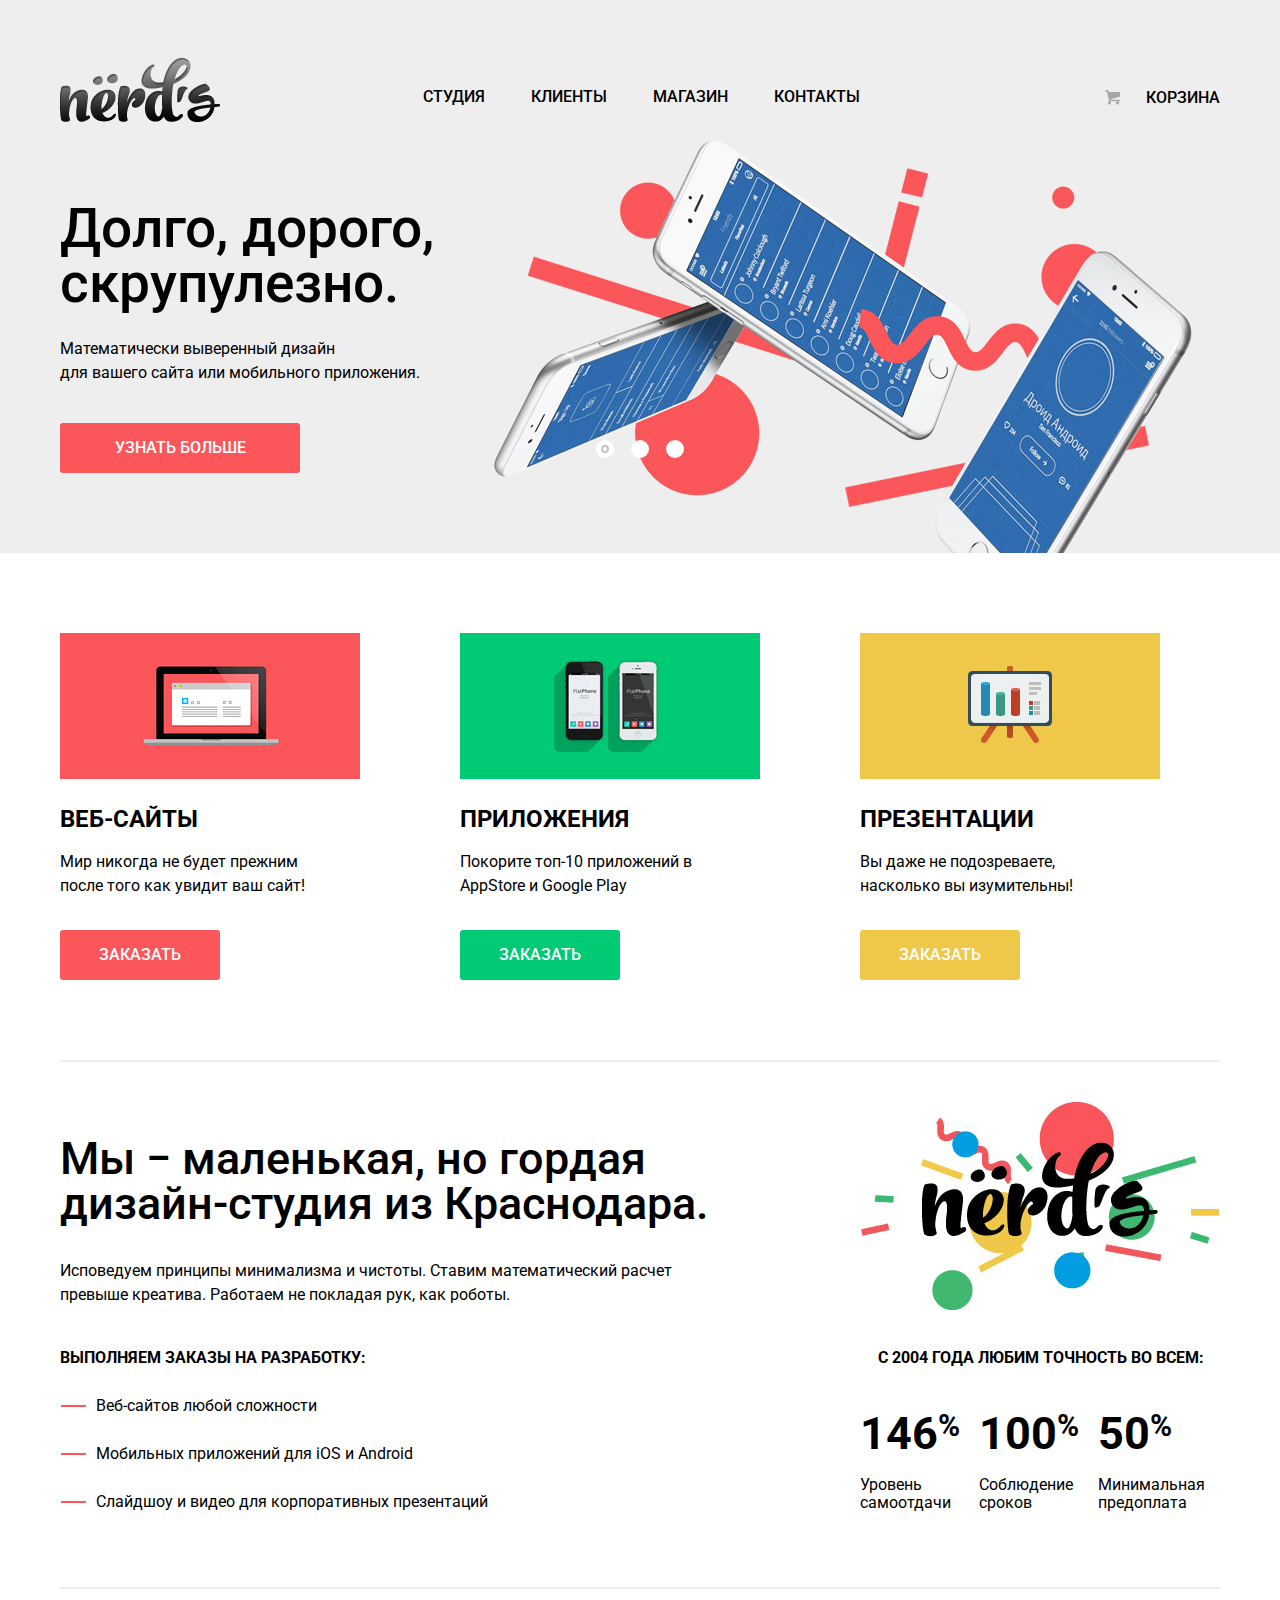
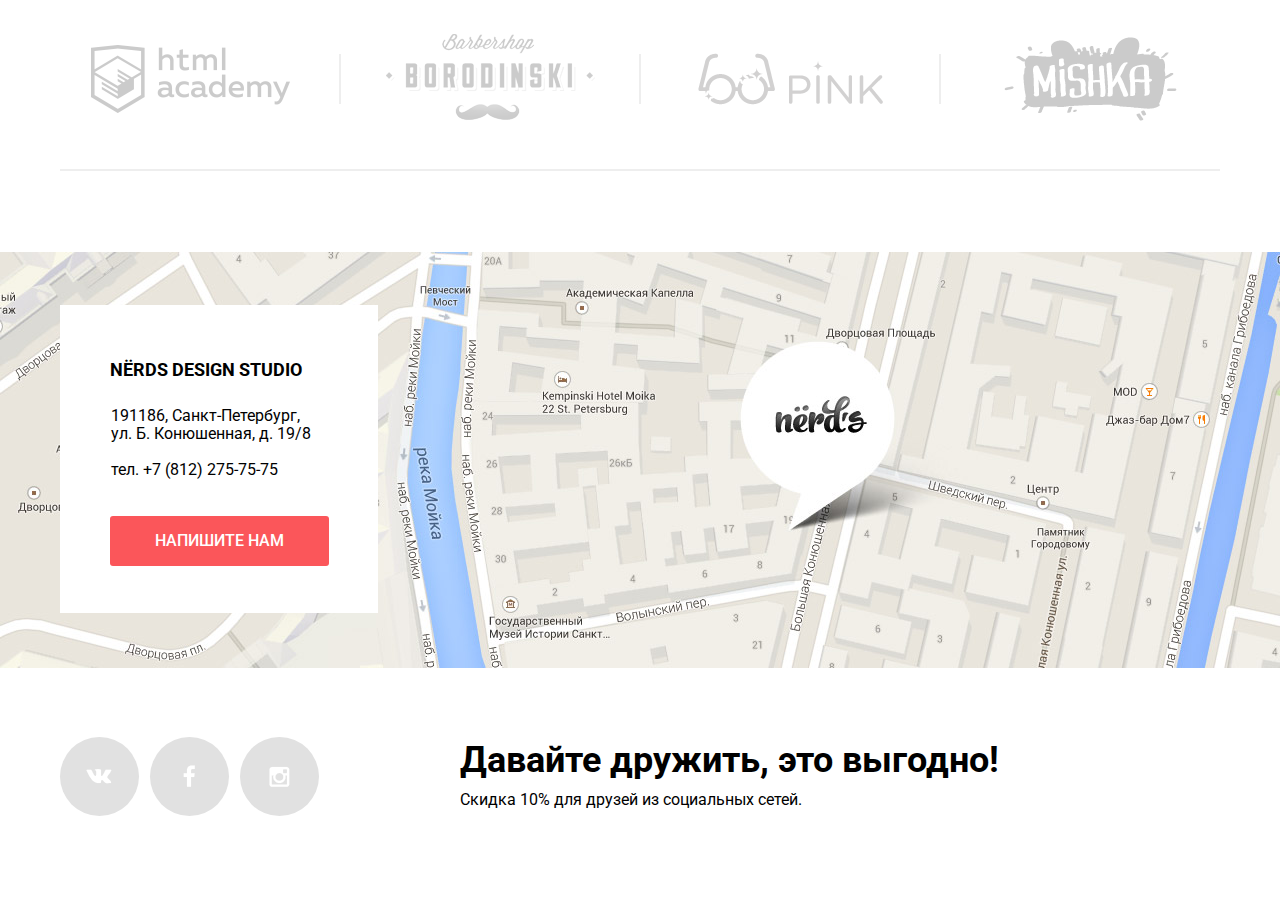
<file: index.html>
<!DOCTYPE html>
<html lang="ru">

<head>
  <meta charset="utf-8">
  <link href="https://fonts.googleapis.com/css?family=Roboto:400,500,700&amp;subset=cyrillic" rel="stylesheet">
  <link rel="stylesheet" href="css/normalize.css">
  <link href="css/short-style.css" rel="stylesheet">
  <title>HTML Academy: Нёрдс</title>
</head>

<body>
  <header>
    <div class="container">
      <img class="logo" src="img/logo.png" alt="Nerds" width="160" height="65">
      <div class="cart">
            <a href="#">Корзина</a>
      </div>
      <nav class="main-menu">
        <ul>
          <li><a href="#">Студия</a></li>
          <li><a href="#">Клиенты</a></li>
          <li><a href="catalog.html">Магазин</a></li>
          <li><a href="#">Контакты</a></li>
        </ul>
      </nav>
      <div class="slider">
        <input id="ctrl1" type="radio" name="slider-ctrl" checked>
        <input id="ctrl2" type="radio" name="slider-ctrl">
        <input id="ctrl3" type="radio" name="slider-ctrl">
        <div class="slider-controls">
          <label for="ctrl1"></label>
          <label for="ctrl2"></label>
          <label for="ctrl3"></label>
        </div>
        <div class="slider1">
          <div class="slider-text">
            <span>Долго, дорого, скрупулезно.</span>
            <p>
              Математически выверенный дизайн <br> для вашего сайта или мобильного приложения.
            </p>
            <a href="#">Узнать больше</a>
          </div>
        </div>
        <div class="slider2">
          <div class="slider-text">
            <span>Любим математику как никто другой</span>
            <p>
              Никакого креатива, только математические формулы <br> для расчета идеальных пропорций.
            </p>
            <a href="#">Узнать больше</a>
          </div>
        </div>
        <div class="slider3">
          <div class="slider-text">
            <span>Только ночь, <br>только хардкор</span>
            <p>
              Работать днем, как все? Мы против этого. <br>Ближе к полуночи работа только начинается.
            </p>
            <a href="#">Узнать больше</a>
          </div>
        </div>
      </div>
    </div>
  </header>
  <main class="container">
    <div class="advantages clearfix">
      <div class="item websites">
        <img src="img/adv1.jpg" alt="Веб-сайты" width="300" height="146">
        <span>Веб-сайты</span>
        <p>
          Мир никогда не будет прежним после того как увидит ваш сайт!
        </p>
        <a href="#">Заказать</a>
      </div>
      <div class="item apps">
        <img src="img/adv2.jpg" alt="Приложения" width="300" height="146">
        <span>Приложения</span>
        <p>
          Покорите топ-10 приложений в AppStore и Google Play
        </p>
        <a href="#">Заказать</a>
      </div>
      <div class="item presentations">
        <img src="img/adv3.jpg" alt="Презентации" width="300" height="146">
        <span>Презентации</span>
        <p>
          Вы даже не подозреваете, насколько вы изумительны!
        </p>
        <a href="#">Заказать</a>
      </div>
    </div>
    <div class="studio clearfix">
      <div class="studio-left">
        <h4>Мы &#8722; маленькая, но гордая дизайн-студия из Краснодара. </h4>
        <p>
          Исповедуем принципы минимализма и чистоты. Ставим математический расчет превыше креатива. Работаем не покладая рук, как роботы.
        </p>
        <span>Выполняем заказы на разработку:</span>
        <ul>
          <li>Веб-сайтов любой сложности</li>
          <li>Мобильных приложений для iOS и Android</li>
          <li>Слайдшоу и видео для корпоративных презентаций</li>
        </ul>
      </div>
      <div class="studio-right">
        <img src="img/nerds.png" alt="Nerds" width="360" height="208">
        <h4>с 2004 года Любим точность во всем:</h4>
        <div class="percent">
          <span>146</span><span class="sup">%</span>
          <p>
            Уровень самоотдачи
          </p>
        </div>
        <div class="percent">
          <span>100</span><span class="sup">%</span>
          <p>
            Соблюдение сроков
          </p>
        </div>
        <div class="percent">
          <span>50</span><span class="sup">%</span>
          <p>
            Минимальная предоплата
          </p>
        </div>
      </div>
    </div>
    <div class="projects">
      <div class="project"><a href="#"><img src="img/logo1.png" alt="htmlacademy" width="199" height="68"></a></div>
      <div class="project"><a href="#"><img src="img/logo2.png" alt="borodinski" width="209" height="90"></a></div>
      <div class="project"><a href="#"><img src="img/logo3.png" alt="pink" width="185" height="52"></a></div>
      <div class="project"><a href="#"><img src="img/logo4.png" alt="mishka" width="173" height="84"></a></div>
    </div>
  </main>
  <footer>
    <div class="map">
      <iframe class="map-frame" src="https://www.google.com/maps/embed?pb=!1m18!1m12!1m3!1d1998.6037999040354!2d30.322010416394033!3d59.938716271971415!2m3!1f0!2f0!3f0!3m2!1i1024!2i768!4f13.1!3m3!1m2!1s0x4696310fca5ba729%3A0xea9c53d4493c879f!2sBolshaya+Konyushennaya+ul.%2C+19%2C+Sankt-Peterburg%2C+Russia%2C+191186!5e0!3m2!1sen!2s!4v1441888483426"></iframe>
      <div class="container">
        <div class="address">
          <span>Nёrds design studio</span>
          <p>
            191186, Санкт-Петербург, <br> ул. Б. Конюшенная, д. 19/8 <br><br> тел. +7 (812) 275-75-75
          </p>
          <a class="write" href="#">Напишите нам</a>
        </div>
      </div>
    </div>
    <div class="social container clearfix">
      <div class="icons">
        <a class="vk" href="#">Вконтакте</a>
        <a class="fb" href="#">Фейсбук</a>
        <a class="inst" href="#">Инстаграм</a>
      </div>
      <div class="social-text">
        <span>Давайте дружить, это выгодно!</span>
        <p>
          Скидка 10% для друзей из социальных сетей.
        </p>
      </div>
    </div>
  </footer>
  <form class="write-us" action="echo" method="post">
    <h2>Напишите нам</h2>
    <div class="name">
      <label for="name">Ваше имя:</label>
      <input id="name" type="text" name="name" placeholder="Представьтесь, пожалуйста" value="">
    </div>
    <div class="email">
      <label for="email">Ваш e-mail:</label>
      <input id="email" type="email" name="email" placeholder="Для отправки ответа" value="">
    </div>
    <div class="text">
      <label for="text">Текст письма:</label>
      <textarea id="text" name="text" placeholder="В свободной форме"></textarea>
    </div>
    <button class="send" type="submit" name="button">Отправить</button>
    <button class="close-write-us" type="button" name="close">Закрыть</button>
  </form>
  <script src="js/short-script.js"></script>
</body>

</html>
</file>
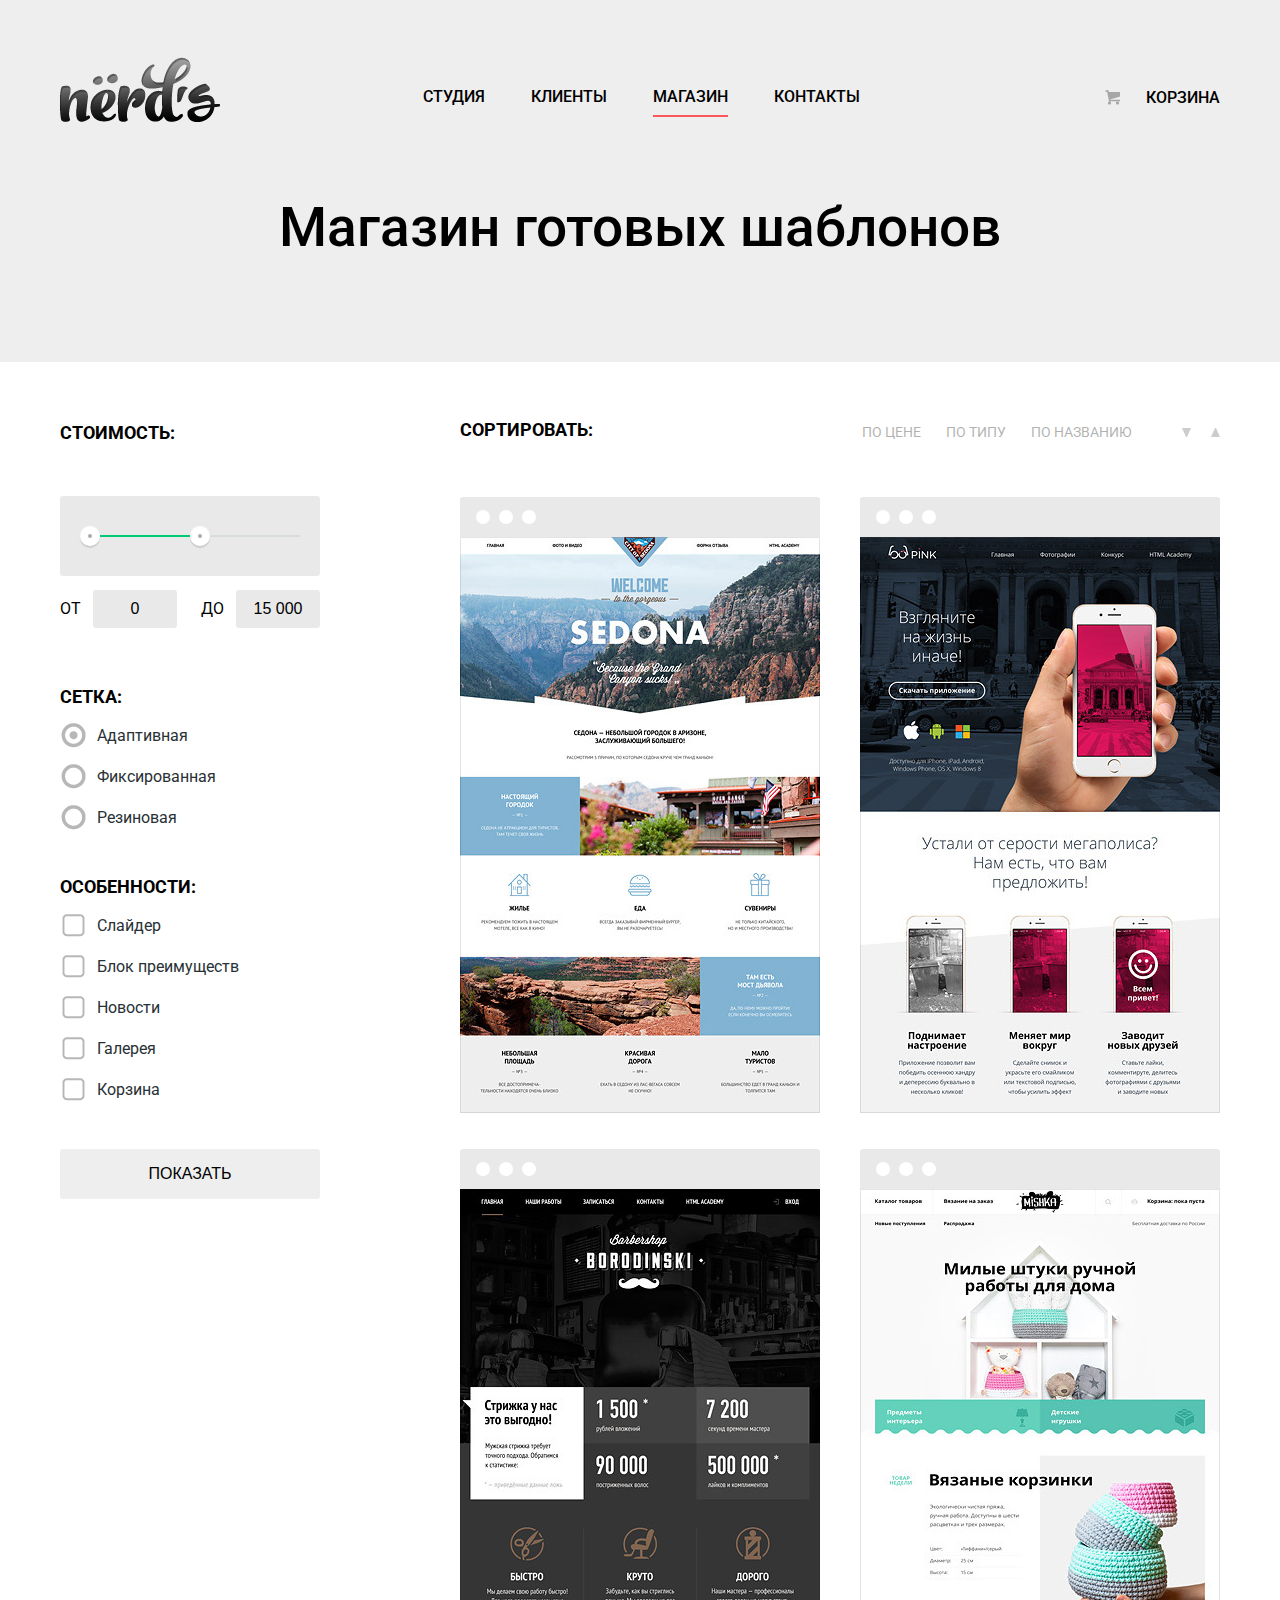
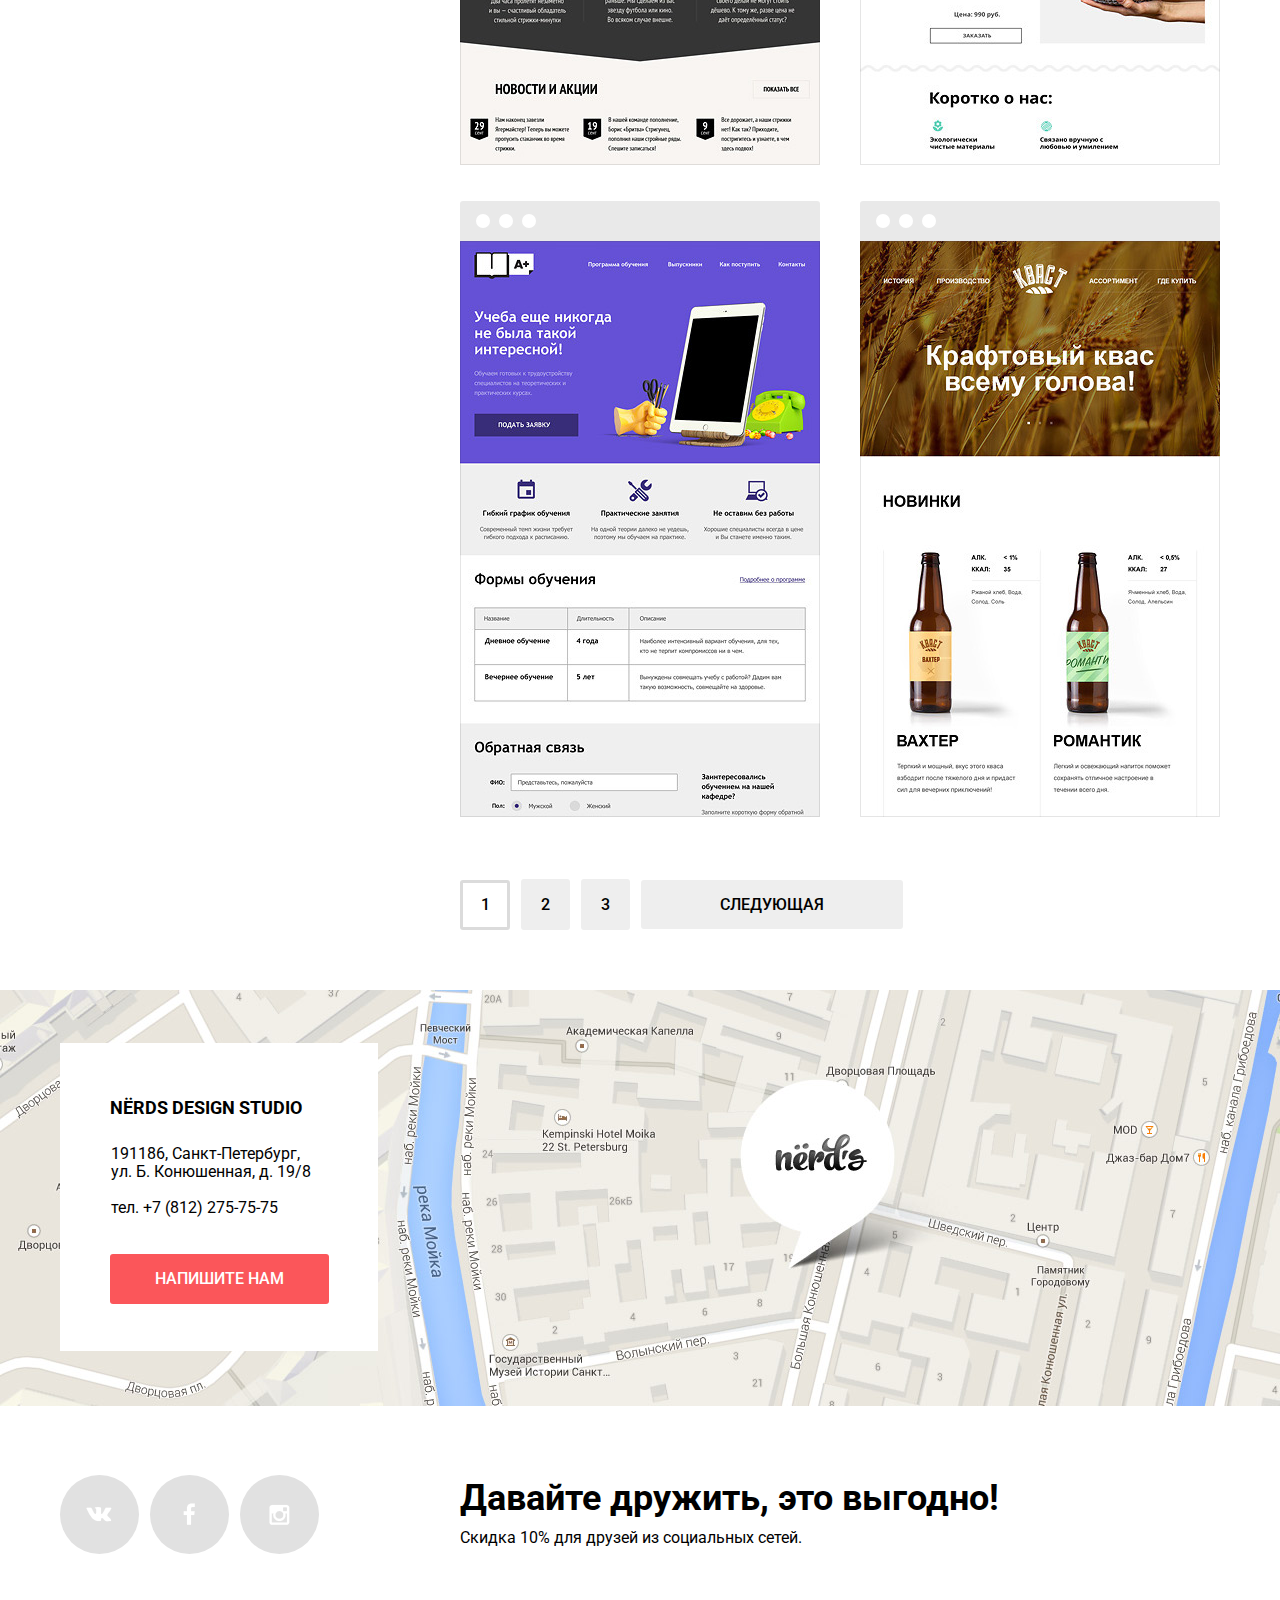
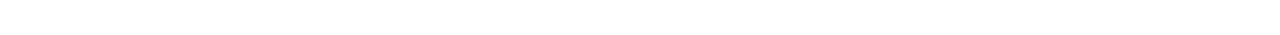
<file: catalog.html>
<!DOCTYPE html>
<html lang="ru">

<head>
  <meta charset="utf-8">
  <link href="https://fonts.googleapis.com/css?family=Roboto:400,500,700&amp;subset=cyrillic" rel="stylesheet">
  <link rel="stylesheet" href="css/normalize.css">
  <link href="css/short-style.css" rel="stylesheet">
  <title>HTML Academy: Нёрдс</title>
</head>

<body>
  <header>
    <div class="container">
      <a href="index.html"><img class="logo" src="img/logo.png" alt="Nerds" width="160" height="65"></a>
      <div class="cart">
          <a href="#">Корзина</a>
      </div>
      <nav class="main-menu">
        <ul>
          <li><a href="#">Студия</a></li>
          <li><a href="#">Клиенты</a></li>
          <li><a class="active-item" href="#">Магазин</a></li>
          <li><a href="#">Контакты</a></li>
        </ul>
      </nav>
      <h1>Магазин готовых шаблонов</h1>
    </div>
  </header>
  <main class="container clearfix">
    <form class="shop-filter" action="echo" method="get">
      <div class="filter-price clearfix">
        <h2>Стоимость:</h2>
        <div class="price-slider">
          <div class="scale">
            <div class="bar"></div>
          </div>
          <div class="toggle toggle-min"></div>
          <div class="toggle toggle-max"></div>
        </div>
        <label class="from"> От <input type="text" name="min-cost" value="0"></label>
        <label class="to"> До <input type="text" name="max-cost" value="15 000"></label>
      </div>
      <div class="filter-grid">
        <h2>Сетка:</h2>
        <input class="radio-default" id="r1" type="radio" name="grid" value="1" checked>
        <label class="radio" for="r1">Адаптивная</label>
        <input class="radio-default" id="r2" type="radio" name="grid" value="2">
        <label class="radio" for="r2">Фиксированная</label>
        <input class="radio-default" id="r3" type="radio" name="grid" value="3">
        <label class="radio" for="r3">Резиновая</label>
      </div>
      <div class="filter-features">
        <h2>Особенности:</h2>
        <input class="checkbox-default" id="c1" type="checkbox" name="features" value="1">
        <label class="checkbox" for="c1">Слайдер</label>
        <input class="checkbox-default" id="c2" type="checkbox" name="features" value="2">
        <label class="checkbox" for="c2">Блок преимуществ</label>
        <input class="checkbox-default" id="c3" type="checkbox" name="features" value="3">
        <label class="checkbox" for="c3">Новости</label>
        <input class="checkbox-default" id="c4" type="checkbox" name="features" value="4">
        <label class="checkbox" for="c4">Галерея</label>
        <input class="checkbox-default" id="c5" type="checkbox" name="features" value="5">
        <label class="checkbox" for="c5">Корзина</label>
      </div>
      <button type="submit" name="submit">Показать</button>
    </form>
    <div class="shop-products">
      <div class="sort clearfix">
        <h2>Сортировать:</h2>
        <div class="sort-as">
          <a href="#">По цене</a>
          <a href="#">По типу</a>
          <a href="#">По названию</a>
          <a class="down" href="#"></a>
          <a class="up" href="#"></a>
        </div>
      </div>
      <div class="product">
        <div class="tab"></div>
        <img src="img/sedona.jpg" alt="sedona" width="360" height="576">
        <div class="product-price">
          <a href="#"><h2>Sedona</h2></a>
          <p>
            Информационный сайт <br>для туристов
          </p>
          <a class="button" href="#">9 900 руб.</a>
        </div>
      </div>
      <div class="product">
        <div class="tab"></div>
        <img src="img/pink.jpg" alt="pink" width="360" height="576">
        <div class="product-price">
          <a href="#"><h2>Pink app</h2></a>
          <p>
            Продуктовый лендинг приложения для iOS и Android
          </p>
          <a class="button" href="#">9 900 руб.</a>
        </div>
      </div>
      <div class="product">
        <div class="tab"></div>
        <img src="img/borodinski.jpg" alt="borodinski" width="360" height="576">
        <div class="product-price">
          <a href="#"><h2>Barbershop</h2></a>
          <p>
            Сайт салоны красоты.<br>Для мужчин, да.
          </p>
          <a class="button" href="#">9 900 руб.</a>
        </div>
      </div>
      <div class="product">
        <div class="tab"></div>
        <img src="img/mishka.jpg" alt="mishka" width="360" height="576">
        <div class="product-price">
          <a href="#"><h2>Mishka</h2></a>
          <p>
            Интернет-магазин <br>вязаных игрушек
          </p>
          <a class="button" href="#">9 900 руб.</a>
        </div>
      </div>
      <div class="product">
        <div class="tab"></div>
        <img src="img/aplus.jpg" alt="aplus" width="360" height="576">
        <div class="product-price">
          <a href="#"><h2>A Plus</h2></a>
          <p>
            Лендинг курсов повышения квалификации
          </p>
          <a class="button" href="#">9 900 руб.</a>
        </div>
      </div>
      <div class="product">
        <div class="tab"></div>
        <img src="img/kvast.jpg" alt="kvast" width="360" height="576">
        <div class="product-price">
          <a href="#"><h2>Кваст</h2></a>
          <p>
            Промо-сайт производителя крафтового кваса
          </p>
          <a class="button" href="#">9 900 руб.</a>
        </div>
      </div>
      <div class="page-nav">
        <a class="current-page" href="#">1</a>
        <a href="#">2</a>
        <a href="#">3</a>
        <a class="next" href="#">Следующая</a>
      </div>
    </div>
  </main>
  <footer>
    <div class="map">
      <iframe class="map-frame" src="https://www.google.com/maps/embed?pb=!1m18!1m12!1m3!1d1998.6037999040354!2d30.322010416394033!3d59.938716271971415!2m3!1f0!2f0!3f0!3m2!1i1024!2i768!4f13.1!3m3!1m2!1s0x4696310fca5ba729%3A0xea9c53d4493c879f!2sBolshaya+Konyushennaya+ul.%2C+19%2C+Sankt-Peterburg%2C+Russia%2C+191186!5e0!3m2!1sen!2s!4v1441888483426"></iframe>
      <div class="container">
        <div class="address">
          <span>Nёrds design studio</span>
          <p>
            191186, Санкт-Петербург, <br> ул. Б. Конюшенная, д. 19/8 <br><br> тел. +7 (812) 275-75-75
          </p>
          <a class="write" href="#">Напишите нам</a>
        </div>
      </div>
    </div>
    <div class="social container clearfix">
      <div class="icons">
        <a class="vk" href="#">Вконтакте</a>
        <a class="fb" href="#">Фейсбук</a>
        <a class="inst" href="#">Инстаграм</a>
      </div>
      <div class="social-text">
        <span>Давайте дружить, это выгодно!</span>
        <p>
          Скидка 10% для друзей из социальных сетей.
        </p>
      </div>
    </div>
  </footer>
  <form class="write-us" action="echo" method="post">
    <h2>Напишите нам</h2>
    <div class="name">
      <label for="name">Ваше имя:</label>
      <input id="name" type="text" name="name" placeholder="Представьтесь, пожалуйста" value="">
    </div>
    <div class="email">
      <label for="email">Ваш e-mail:</label>
      <input id="email" type="email" name="email" placeholder="Для отправки ответа" value="">
    </div>
    <div class="text">
      <label for="text">Текст письма:</label>
      <textarea id="text" name="text" placeholder="В свободной форме"></textarea>
    </div>
    <button class="send" type="submit" name="button">Отправить</button>
    <button class="close-write-us" type="button" name="close">Закрыть</button>
  </form>
  <script src="js/short-script.js"></script>
</body>

</html>
</file>
<file: css/short-style.css>
body{min-width:1200px;margin:0;font-size:16px;line-height:24px;font-family:"Roboto","Arial",sans-serif;font-weight:400;color:#000}.clearfix::after{content:"";display:table;clear:both}h1{margin:78px 0 107px;font-size:55px;line-height:55px;font-weight:500;text-align:center}.cart a,.main-menu a,h2{text-decoration:none;text-transform:uppercase;color:#000}h2{margin:12px 0;font-size:18px;line-height:30px;font-weight:700}.container{width:1160px;margin:0 auto;padding:0 20px}header{margin-bottom:37px;background-color:#eee;border-bottom:1px solid #fff}.logo{float:left;width:160px;height:65px;margin-top:57px}.logo:hover{opacity:.8;cursor:pointer}.logo:active,.social a:active::before{opacity:.3}.cart{position:relative;float:right;max-width:180px;margin-top:75px;font-size:16px;line-height:30px;font-weight:500}.cart a,.main-menu a{display:block;padding:8px 0 5px 38px}.cart::before{content:"";position:absolute;top:15px;left:-3px;display:block;width:15px;height:15px;background-image:url(../img/spritesheet.png);background-repeat:no-repeat;background-position:-5px -5px;opacity:.3}.cart:hover a{color:#fb565a;cursor:pointer}.cart:active a{color:#000;opacity:.3}.cart a.active-item{box-shadow:inset 0 -20px 0 -18px #fb565a}.main-menu{width:500px;margin:0 auto;padding:69px 0 0 20px}.main-menu ul{margin:0;padding:0;font-size:0;list-style:none}.main-menu li{display:inline-block;padding:8px 23px 5px;vertical-align:top}.main-menu a{padding:8px 0;font-size:16px;font-weight:500}.main-menu a:hover{color:#fb565a;cursor:pointer}.main-menu a:active{color:#000;opacity:.3}.main-menu a.active-item{color:#000;box-shadow:inset 0 -20px 0 -18px #fb565a}.slider{position:relative;min-height:431px}.slider-controls{position:absolute;bottom:95px;left:50%;z-index:10;width:200px;height:18px;margin-left:-100px;text-align:center;font-size:0}.slider-controls label{position:relative;display:inline-block;width:18px;height:18px;margin-right:17px;background-color:#fff;border-radius:50%;cursor:pointer}.advantages .item:last-child,.slider-controls label:last-child{margin-right:0}.slider-controls label::before{content:"";position:absolute;top:50%;left:50%;display:none;width:4px;height:4px;margin:-4px 0 0 -4px;border:2px solid #c1c1c1;border-radius:50%}#ctrl1:checked~.slider-controls label[for=ctrl1]::before,#ctrl1:checked~.slider1,#ctrl2:checked~.slider-controls label[for=ctrl2]::before,#ctrl2:checked~.slider2,#ctrl3:checked~.slider-controls label[for=ctrl3]::before,#ctrl3:checked~.slider3,.ctrl:checked+label::before{display:block}.slider-text{position:relative;z-index:2;width:540px;padding-top:79px}.slider-text span{display:block;margin-bottom:26px;font-size:55px;line-height:55px;font-weight:500}.slider-text p{margin-bottom:38px;line-height:24px;font-weight:400}.slider-text a{display:block;width:240px;padding:13px 0;font-weight:500;text-align:center;text-decoration:none;color:#fff;background-color:#fb565a;border-radius:3px}.slider-text a:hover{background-color:#e74246;cursor:pointer}.slider-text a:active{color:rgba(255,255,255,.3);background-color:#d7373b;box-shadow:inset 0 6px 0 -3px rgba(0,1,1,.1)}.slider1::before,.slider2::before{right:0;z-index:1;width:760px;height:431px}.slider1::before{content:"";position:absolute;display:block;background:url(../img/slider1.jpg) no-repeat 50% 50%}.slider2::before{background:url(../img/slider2.jpg) no-repeat 50% 50%}.slider2::before,.slider3::before,.studio-left li::before{content:"";position:absolute;display:block}.slider3::before{right:0;z-index:1;background:url(../img/slider3.jpg) no-repeat 50% 50%;width:760px;height:431px}.slider input,.slider1,.slider2,.slider3{display:none}.advantages{margin-bottom:80px}.item{float:left;width:300px;margin:42px 100px 0 0}.item img{width:300px;height:146px;margin-bottom:18px}.item a,.item span,.slider-text a{text-transform:uppercase}.item span{margin-bottom:21px;font-size:24px;line-height:30px;font-weight:700}.item p{display:block;width:260px;margin-bottom:32px}.item a{display:block;width:160px;padding:16px 0;line-height:18px;font-weight:500;text-align:center;text-decoration:none;color:#fff;border-radius:3px}.websites a{background-color:#fb565a}.websites a:hover{background-color:#e74246;cursor:pointer}.websites a:active{color:rgba(255,255,255,.3);background-color:#d7373b;box-shadow:inset 0 6px 0 -3px rgba(0,1,1,.1)}.apps a{background-color:#00ca74}.apps a:hover{background-color:#00bc6c;cursor:pointer}.apps a:active{color:rgba(255,255,255,.3);background-color:#00aa62;box-shadow:inset 0 6px 0 -3px rgba(0,1,1,.1)}.presentations a{background-color:#efc84a}.presentations a:hover{background-color:#eab534;cursor:pointer}.presentations a:active{color:rgba(255,255,255,.3);background-color:#eab534;box-shadow:inset 0 6px 0 -3px rgba(0,1,1,.1)}.studio{margin-bottom:49px;border-top:2px solid #eee}.studio-left{float:left;width:660px;padding-top:74px}.studio-right{float:right;width:360px;padding-top:40px}.studio-left h4{display:block;margin:0 0 33px;font-size:45px;line-height:45px;font-weight:500}.studio-left span,.studio-right h4{font-weight:700;text-transform:uppercase}.studio-left span{display:block;margin:39px 0 24px}.studio-left li{position:relative;display:block;margin:0 0 24px -4px;padding:0;line-height:24px;list-style:none}.studio-left li::before{top:11px;left:-35px;width:23px;height:0;border:1px solid #fb565a}.studio-right img{margin-bottom:29px}.studio-right h4{margin:0;padding-left:18px}.studio-right .percent{float:left;margin:41px 19px 0 0;width:100px}.percent:last-child{margin-right:0}.percent span{font-size:45px;line-height:45px;font-weight:700}.studio-right .sup{font-size:30px;line-height:30px;font-weight:700;vertical-align:top}.studio-right p{margin-top:20px;font-size:16px;line-height:18px;font-weight:400}.projects{margin-bottom:80px;font-size:0;border-top:2px solid #eee;border-bottom:2px solid #eee}.project{position:relative;display:inline-block;width:260px;margin:0 20px;line-height:180px;text-align:center}.project img{vertical-align:middle;opacity:.2;cursor:pointer}.project img:hover{opacity:1}.project img:active{opacity:.1}.project::after{content:"";position:absolute;top:50%;right:-21px;width:2px;height:50px;margin-top:-25px;background:#eee;opacity:1}.project:last-child::after{display:none}.project:first-child{margin-left:0}.project:last-child{margin-right:0}footer{margin-top:60px}.map{position:relative;margin-bottom:69px;height:416px;background:url(../img/map.jpg) no-repeat 50% 50% #eee;border-top:1px solid #fff}.address{position:absolute;top:53px;width:217px;padding:50px 51px 47px 50px;background-color:#fff}.map span{font-size:18px;line-height:30px;font-weight:700;text-transform:uppercase}.map a,.map p{line-height:18px}.map p{margin:22px 0 37px 1px}.map a{display:block;width:219px;padding:16px 0;font-weight:500;text-align:center;text-decoration:none;text-transform:uppercase;color:#fff;background-color:#fb565a;border-radius:3px}.social{margin-bottom:70px;font-size:0}.icons{float:left;width:380px;margin-right:20px}.social a{position:relative;display:inline-block;width:79px;height:79px;margin-right:11px;background-color:#e1e1e1;border-radius:50%}.social a:hover{background-color:#e74246;cursor:pointer}.social a:active{background-color:#d7373b;box-shadow:inset 0 6px 0 -3px rgba(0,1,1,.1)}.social .fb::before,.social .inst::before,.social .vk::before{content:"";position:absolute;top:32px;left:26px;display:block;width:26px;height:15px;background-position:-100px -5px;background-image:url(../img/spritesheet.png);background-repeat:no-repeat}.social .fb::before,.social .inst::before{top:28px;left:33px;width:12px;height:22px;background-position:-35px -73px}.social .inst::before{top:29px;left:29px;width:21px;height:21px;background-position:-57px -73px}.social-text{float:left;width:560px;padding-top:5px}.social-text span{font-size:36px;line-height:36px;font-weight:700}.social-text p{margin-top:5px;font-size:16px;line-height:22px}.shop-filter{float:left;width:260px;margin-top:6px}.shop-filter>h2:first-child{letter-spacing:.01em}.price-slider{position:relative;width:220px;height:2px;margin:48px 0 14px;padding:39px 20px;background-color:#e9e9e9;border-radius:3px}.scale{height:2px;background:#d7dcde}.price-slider .bar{width:50%;height:2px;background:#00ca74}.price-slider .toggle{position:absolute;top:30px;left:0;width:4px;height:4px;background:#ababab;border:8px solid #fff;border-radius:50%;box-shadow:0 2px 1px 0 #cccdcd;cursor:pointer}.price-slider .toggle-min{left:20px}.price-slider .toggle-max{left:130px}.filter-price input{margin-left:8px;width:80px;height:36px;text-align:center;background-color:#e9e9e9;border:none;border-radius:3px}.shop-filter .from{float:left}.shop-filter .to{float:right}.filter-grid{margin-bottom:42px}.filter-price{margin-bottom:54px;text-transform:uppercase}.checkbox-default,.radio-default{display:none}.shop-filter .checkbox,.shop-filter .radio{position:relative;display:block;margin:0 0 17px 37px;color:#283136}label.radio::before{content:"";position:absolute;top:-1px;left:-36px;display:block;width:25px;height:25px;background-image:url(../img/spritesheet.png);background-repeat:no-repeat;background-position:-36px -38px}input.radio-default:checked+label.radio::before{content:"";position:absolute;top:-1px;left:-36px;display:block;width:25px;height:25px;background-image:url(../img/spritesheet.png);background-repeat:no-repeat;background-position:-71px -38px}label.checkbox::before{content:"";position:absolute;top:0;left:-35px;display:block;width:27px;height:23px;background-image:url(../img/spritesheet.png);background-repeat:no-repeat;background-position:-30px -5px}input.checkbox-default:checked+label.checkbox::before{content:"";position:absolute;top:0;left:-35px;display:block;width:27px;height:23px;background-image:url(../img/spritesheet.png);background-repeat:no-repeat;background-position:-63px -5px}label.checkbox::before,label.radio::before{opacity:.4}label.checkbox:hover,label.radio:hover{color:#000;cursor:pointer}label.checkbox:hover::before,label.radio:hover::before{opacity:1;cursor:pointer}input.checkbox-default:disabled+label,input.radio-default:disabled+label{color:#283136;opacity:.3}input.checkbox-default:disabled+label::before,input.radio-default:disabled+label::before{opacity:.3}.shop-filter button,.sort a{line-height:18px;text-transform:uppercase}.shop-filter button{width:260px;margin-top:30px;padding:16px 0;font-weight:500;text-align:center;background-color:#eee;border:none;border-radius:3px}.shop-filter button:hover{background-color:#dfdfdf;cursor:pointer}.shop-filter button:active{background-color:#d5d5d5;box-shadow:inset 0 6px 0 -3px rgba(0,1,1,.1);color:rgba(0,0,0,.3)}.shop-products{float:right;width:760px;font-size:0}.sort{margin-bottom:25px}.sort h2{float:left;padding-top:3px}.sort-as{float:right;margin:23px 0}.sort a{display:inline-block;margin-right:25px;font-size:14px;text-decoration:none;color:#000;opacity:.3}.sort a:hover{opacity:.6;cursor:pointer}.sort a.active-item,.sort a.down+.active-item{opacity:1}.sort .down,.sort .up{margin:0 10px 0 25px;width:9px;height:9px;background-image:url(../img/spritesheet.png);background-repeat:no-repeat;background-position:-106px -30px;opacity:.2}.sort .up{margin:0 0 0 10px;background-position:-125px -30px}.sort a.down:hover,.sort a.up:hover{opacity:.4;cursor:pointer}.product,.product .tab,.tab::before{position:relative;border-radius:3px 3px 0 0}.product{width:360px;margin:0 40px 36px 0;line-height:0;background-color:#e9e9e9;display:inline-block}.product::after{content:"";position:absolute;bottom:0;left:0;width:360px;height:576px;box-shadow:0 0 0 1px rgba(0,1,1,.1) inset}.product .tab,.tab::before{content:"";display:block;height:40px}.tab::before{position:absolute;top:13px;left:16px;width:14px;height:14px;background:#fff;border-radius:50%;box-shadow:23px 0 0 0 #fff,46px 0 0 0 #fff}.product:nth-child(2n+1){margin-right:0}.product-price{position:absolute;bottom:0;display:none;width:360px;max-height:576px;padding:15px 0 43px;overflow:auto;font-size:16px;line-height:18px;text-align:center;background-color:#eee}.product:hover{box-shadow:0 6px 15px 0 rgba(0,1,0,.25);cursor:pointer}.product:hover::after{display:none;cursor:pointer}.product:hover .product-price{display:block;cursor:pointer}.product:hover .tab{background-color:#4d4d4d;cursor:pointer}.product-price p{margin:16px auto 29px;width:240px;max-height:369px;overflow:auto}.product-price a{text-decoration:none;color:#000}.product-price a.button{display:block;margin:0 auto;padding:16px 0;width:200px;line-height:18px;font-weight:500;text-align:center;text-decoration:none;text-transform:uppercase;color:#fff;background-color:#fb565a;border-radius:3px}.product-price a.button:hover{background-color:#e74246;cursor:pointer}.product-price a.button:active{background-color:#d7373b;box-shadow:inset 0 6px 0 -3px rgba(0,1,1,.1)}.page-nav{margin:43px 0 7px}.page-nav a,.write-us{font-size:16px;line-height:18px;color:#000}.page-nav a{margin-right:11px;font-weight:500;text-decoration:none;text-transform:uppercase;border-radius:3px;padding:16px 20px;background-color:#eee}.page-nav a:hover{background-color:#dfdfdf;cursor:pointer}.page-nav a:active{color:rgba(0,0,0,.3);background-color:#d5d5d5;box-shadow:inset 0 6px 0 -3px rgba(0,1,1,.1)}.page-nav a.current-page{padding:12px 17px 13px 18px;background-color:#fff;border:3px solid #dbdbdb}.page-nav a.next{padding:15px 79px}.write-us{position:fixed;left:50%;top:50%;z-index:15;display:none;width:764px;margin:-295px 0 0 -480px;padding:55px 98px 84px;overflow:auto;background-color:#fff;box-shadow:0 20px 40px 0 rgba(0,1,1,.75)}.write-us-show{display:block}.close-write-us{position:absolute;top:86px;right:102px;display:block;font-size:0;background-color:transparent;border:0;cursor:pointer;opacity:.3}.close-write-us:hover{opacity:1;cursor:pointer}.close-write-us:active{opacity:.1}.close-write-us::after,.close-write-us::before{content:"";position:absolute;top:0;left:0;width:27px;height:5px;background-color:#fb565a}.close-write-us::before{transform:rotate(45deg)}.close-write-us::after{transform:rotate(-45deg)}.write-us h2{margin-bottom:41px;font-size:45px;line-height:45px;font-weight:500;text-transform:none}.write-us label{display:block;margin-bottom:9px;font-weight:700}.email,.name{float:left;width:360px;margin:0 0 33px 2px}.name{margin-right:38px}.email input,.name input{width:328px;padding:14px;color:#444;border:2px solid #d7dcde;border-radius:3px;opacity:.5}.email:hover input,.name:hover input,.text:hover textarea{border-color:#b4b9bb;cursor:pointer}.email input:focus,.name input:focus,.text textarea:focus{color:#444;border-color:#000;opacity:1}.write-us input.error,.write-us textarea.error{color:#e74246;border-color:#e74246}.text{clear:both;margin:0 0 42px 2px;max-width:743px}.text textarea{padding:14px;width:730px;height:88px;overflow-y:auto;color:#444;border:2px solid #d7dcde;border-radius:3px;opacity:.5}.write-us .send{margin-left:2px;padding:16px 82px;line-height:18px;text-transform:uppercase;color:#fff;background-color:#fb565a;border:none;border-radius:3px}iframe{display:none;width:100%;height:416px;border:none}.show-iframe{display:block}
</file>
